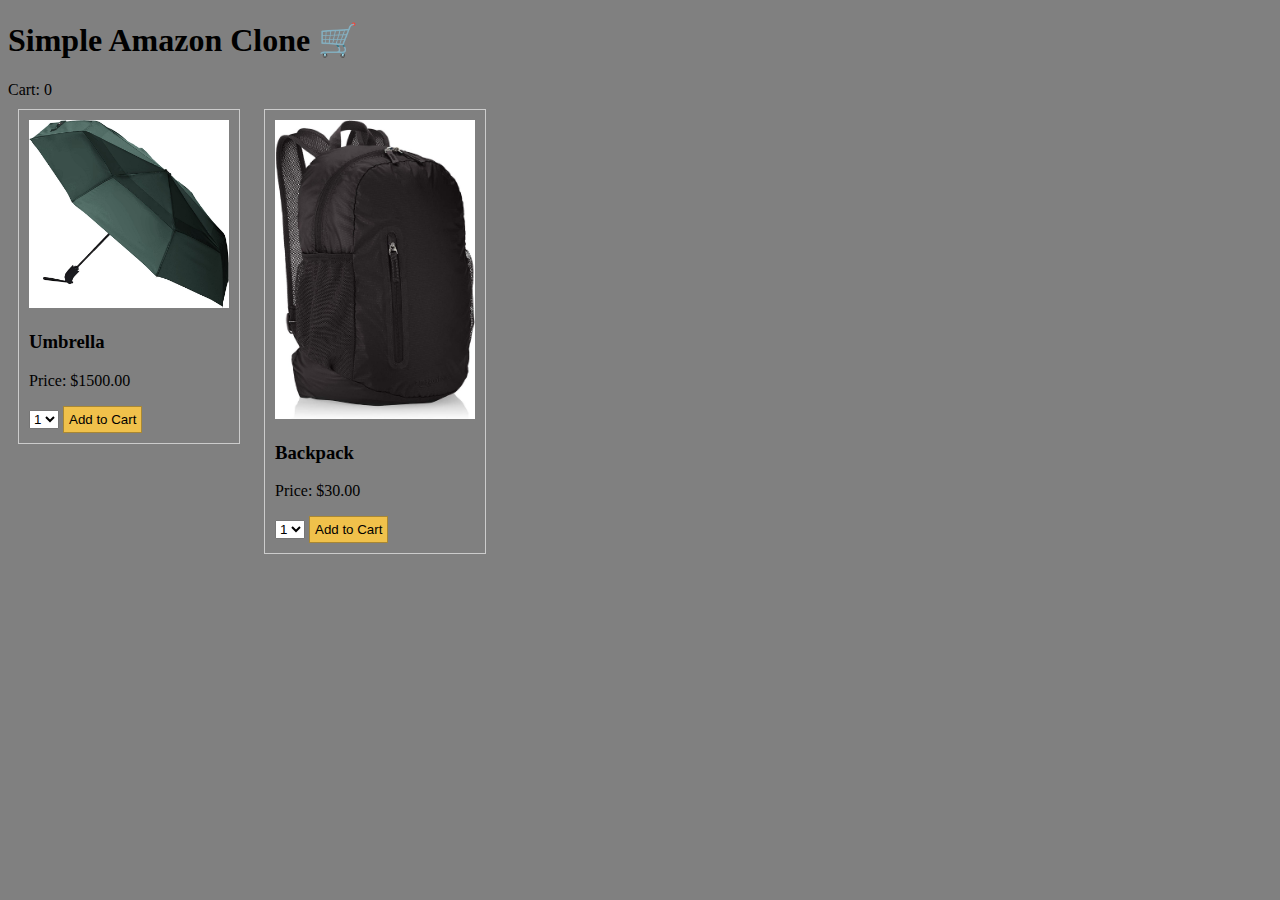
<file: practice/index.html>
<!DOCTYPE html>
<html>
<head>
  <title>Simple Amazon Clone</title>
  <link rel="stylesheet" href="style.css">
</head>
<body>
  <h1>Simple Amazon Clone 🛒</h1>
  <div>Cart: <span class="js-cart-quantity">0</span></div>

  <div class="js-products-grid"></div>

  <script src="script.js"></script>
</body>
</html>
</file>
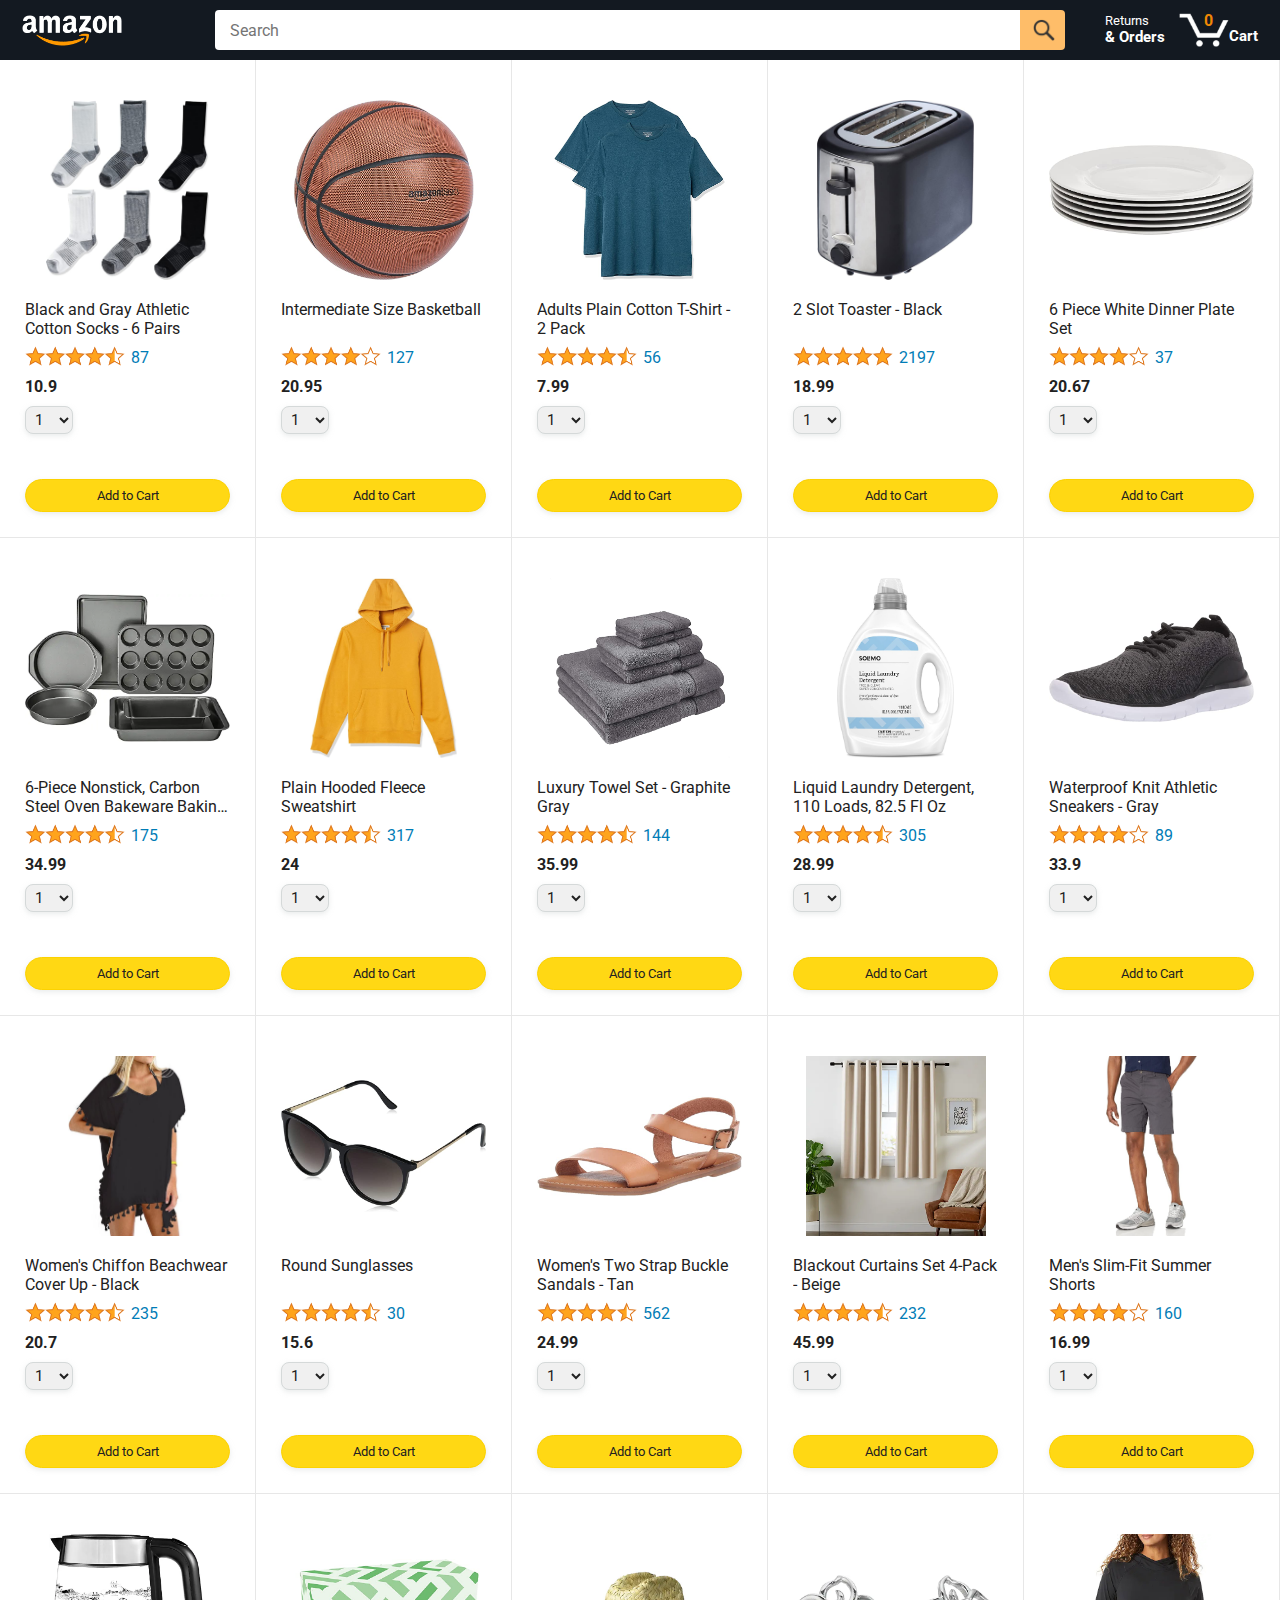
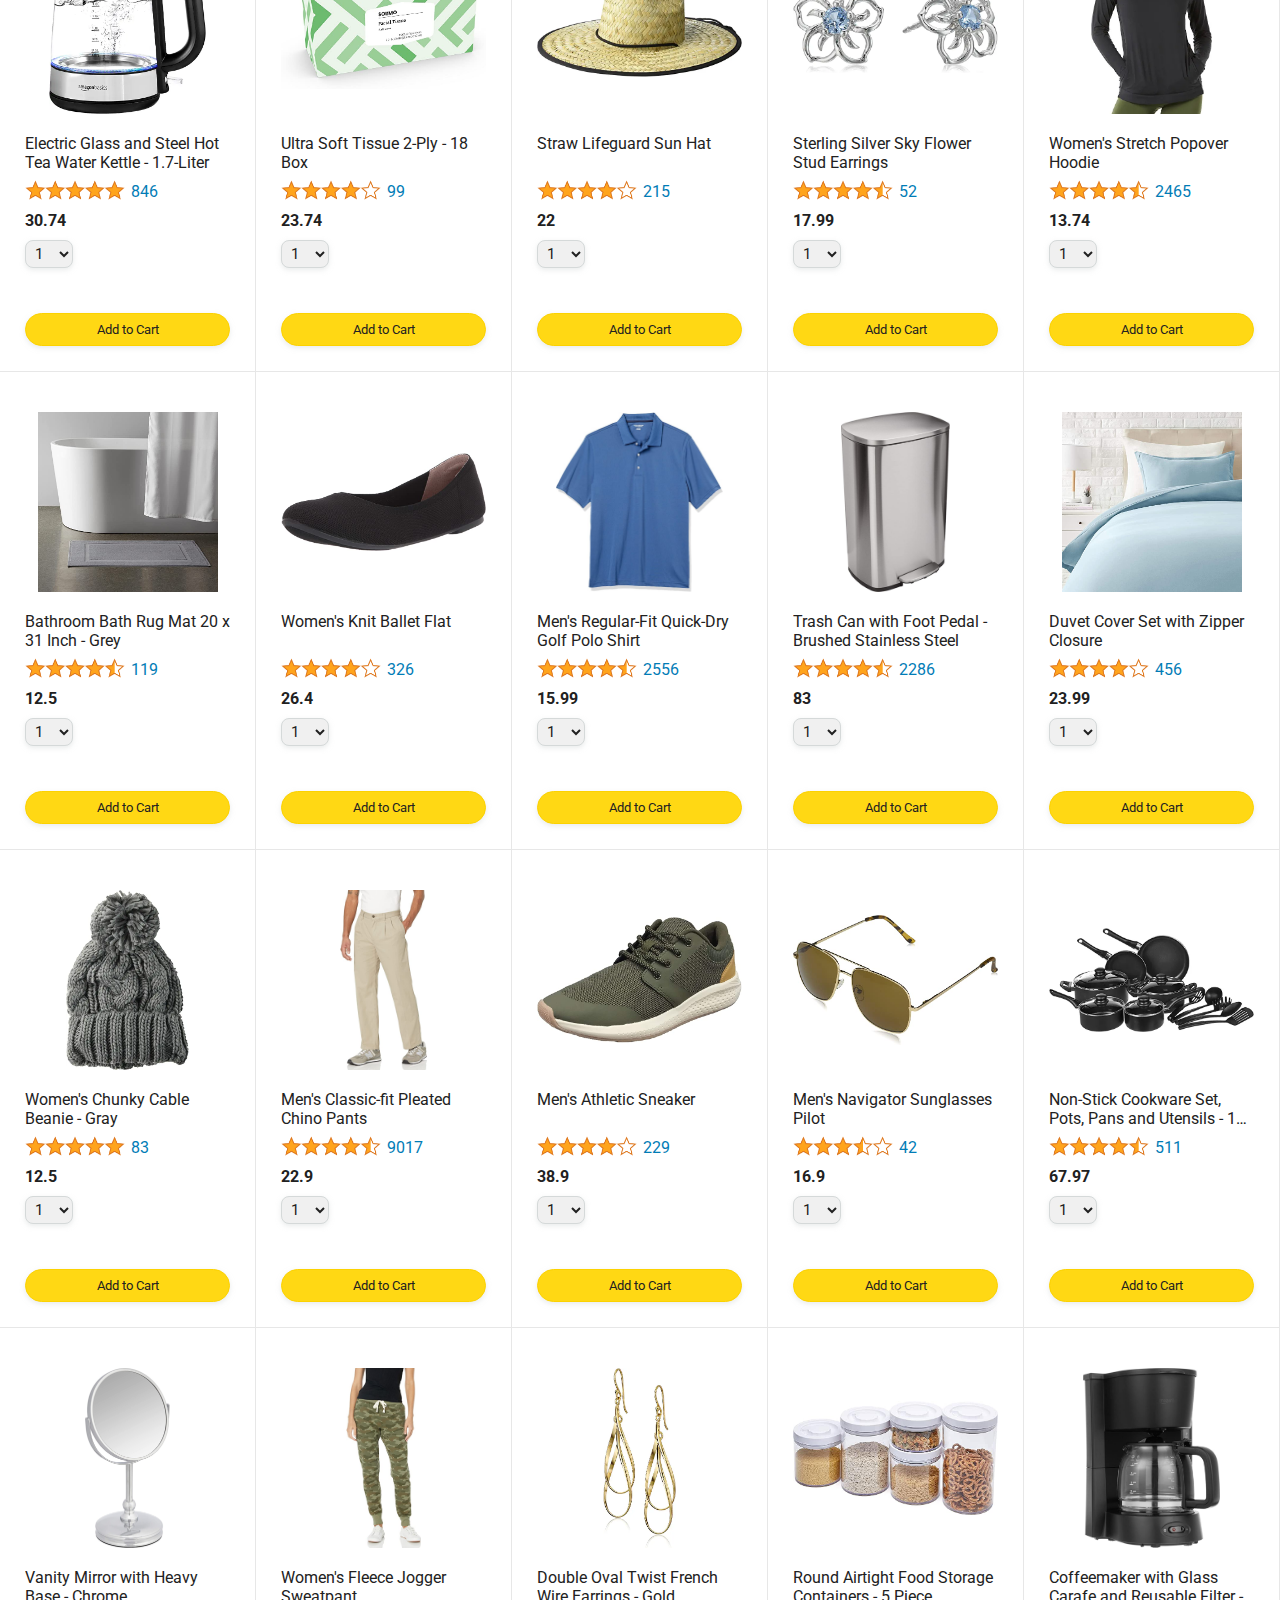
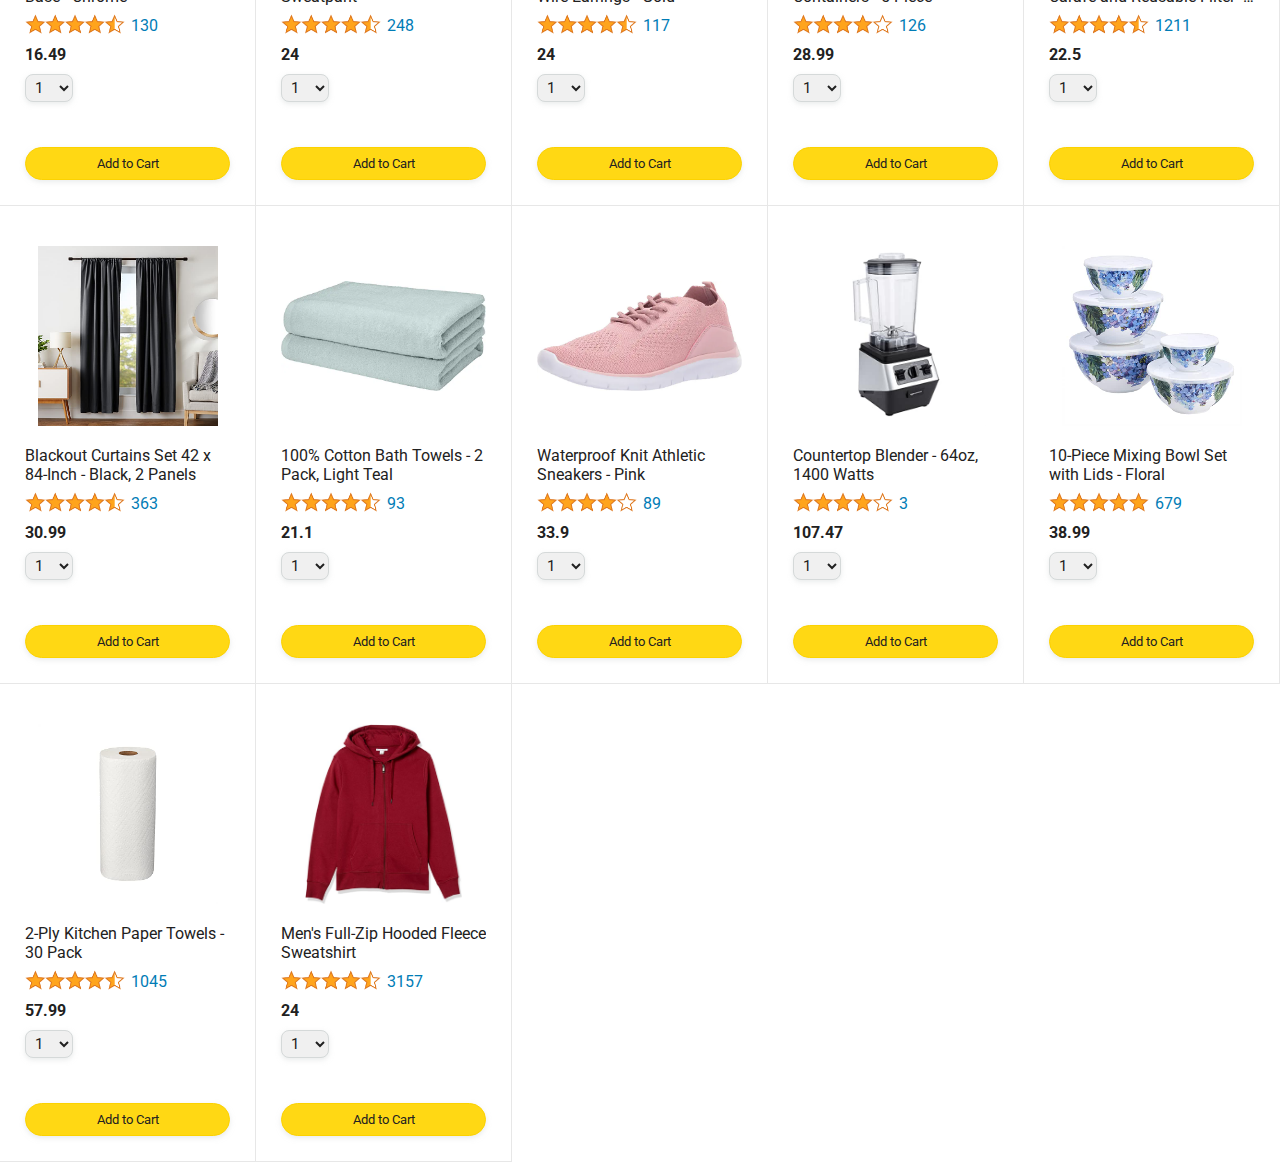
<file: 13-javascript-amazon-project.html>
<!DOCTYPE html>
<html>
  <head>
    <title>Amazon Project</title>

    <!-- This code is needed for responsive design to work.
      (Responsive design = make the website look good on
      smaller screen sizes like a phone or a tablet). -->
    <meta name="viewport" content="width=device-width, initial-scale=1">

    <!-- Load a font called Roboto from Google Fonts. -->
    <link rel="preconnect" href="https://fonts.googleapis.com">
    <link rel="preconnect" href="https://fonts.gstatic.com" crossorigin>
    <link href="https://fonts.googleapis.com/css2?family=Roboto:wght@400;500;700&display=swap" rel="stylesheet">

    <!-- Here are the CSS files for this page. -->
    <link rel="stylesheet" href="styles/shared/general.css">
    <link rel="stylesheet" href="styles/shared/amazon-header.css">
    <link rel="stylesheet" href="styles/pages/amazon.css">
  </head>
  <body>
    <div class="amazon-header">
      <div class="amazon-header-left-section">
        <a href="amazon.html" class="header-link">
          <img class="amazon-logo"
            src="images/amazon-logo-white.png">
          <img class="amazon-mobile-logo"
            src="images/amazon-mobile-logo-white.png">
        </a>
      </div>

      <div class="amazon-header-middle-section">
        <input class="search-bar" type="text" placeholder="Search">

        <button class="search-button">
          <img class="search-icon" src="images/icons/search-icon.png">
        </button>
      </div>

      <div class="amazon-header-right-section">
        <a class="orders-link header-link" href="orders.html">
          <span class="returns-text">Returns</span>
          <span class="orders-text">& Orders</span>
        </a>

        <a class="cart-link header-link" href="checkout.html">
          <img class="cart-icon" src="images/icons/cart-icon.png">
          <div class="cart-quantity js-cart-quantity">0</div>
          <div class="cart-text">Cart</div>
        </a>
      </div>
    </div>
    
    <div class="main">
      <div class="products-grid js-products-grid">
        
      </div>
    </div>

    <script src="data/cart.js"></script>
    <script src="data/products.js"></script>
    <script src="scripts/amazon.js"></script>
  </body>
</html>
</file>
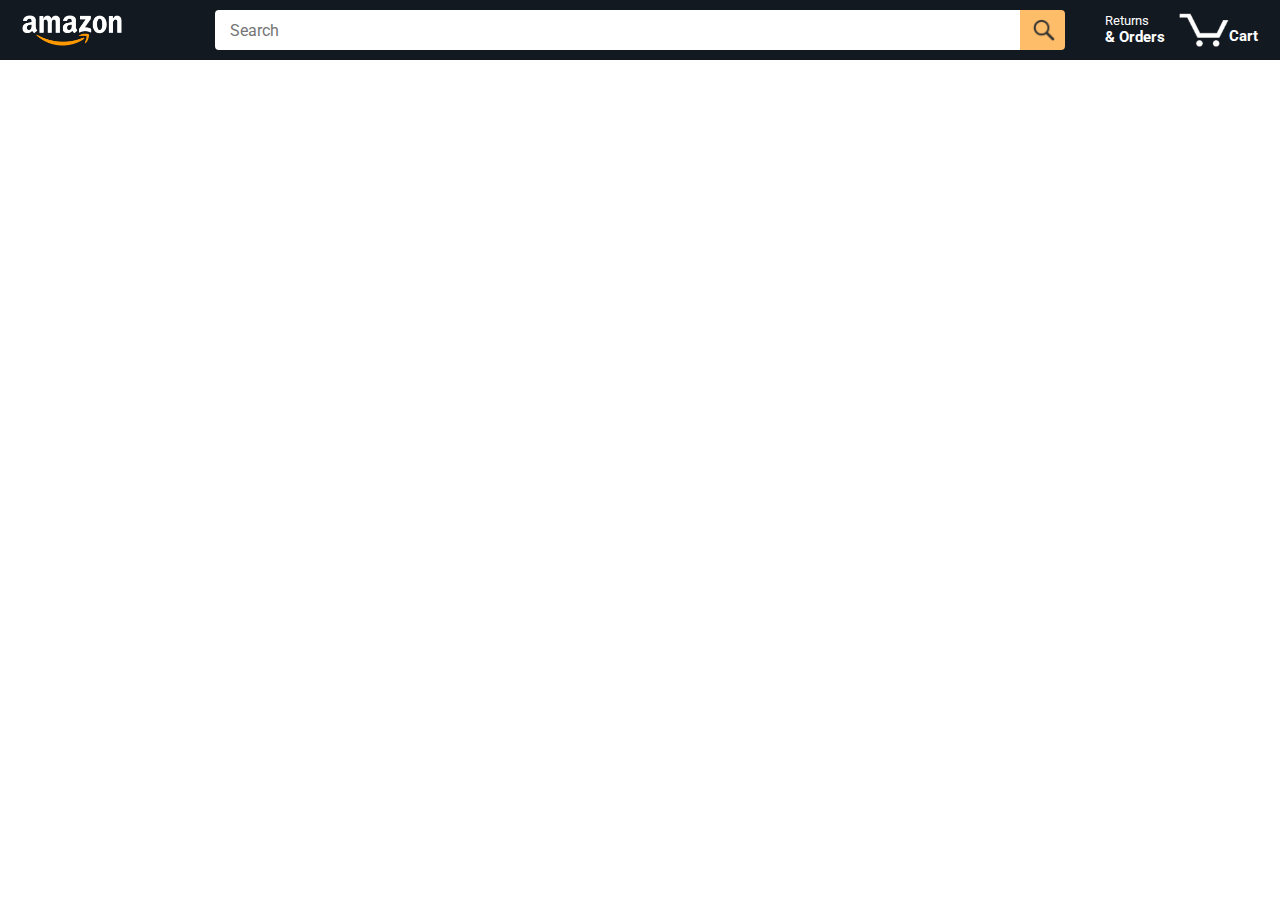
<file: amazon copy.html>
<!DOCTYPE html>
<html>
  <head>
    <title>Amazon Project Exercises</title>

    <!-- This code is needed for responsive design to work.
      (Responsive design = make the website look good on
      smaller screen sizes like a phone or a tablet).-->
    <meta name="viewport" content="width=device-width, initial-scale=1">

    <!-- Load a font called Roboto from Google Fonts. -->
    <link rel="preconnect" href="https://fonts.googleapis.com">
    <link rel="preconnect" href="https://fonts.gstatic.com" crossorigin>
    <link href="https://fonts.googleapis.com/css2?family=Roboto:wght@400;500;700&display=swap" rel="stylesheet">

    <!-- Here are the CSS files for this page. -->
    <link rel="stylesheet" href="styles/shared/general.css">
    <link rel="stylesheet" href="styles/shared/amazon-header.css">
    <link rel="stylesheet" href="styles/pages/amazon.css">
  </head>
  <body>
    <div class="amazon-header">
      <div class="amazon-header-left-section">
        <a href="amazon.html" class="header-link">
          <img class="amazon-logo"
            src="images/amazon-logo-white.png">
          <img class="amazon-mobile-logo"
            src="images/amazon-mobile-logo-white.png">
        </a>
      </div>

      <div class="amazon-header-middle-section">
        <input class="search-bar" type="text" placeholder="Search">

        <button class="search-button">
          <img class="search-icon" src="images/icons/search-icon.png">
        </button>
      </div>

      <div class="amazon-header-right-section">
        <a class="orders-link header-link" href="orders.html">
          <span class="returns-text">Returns</span>
          <span class="orders-text">& Orders</span>
        </a>

        <a class="cart-link header-link" href="checkout.html">
          <img class="cart-icon" src="images/icons/cart-icon.png">
          <div class="cart-quantity js-cart-quantity"></div>
          <div class="cart-text">Cart</div>
        </a>
      </div>
    </div>
    
    <div class="main">
      <div class="products-grid js-products-grid">
        
      </div>
    </div>

    <script type="module" src="scripts/amazon.js"></script> 
  </body>
</html>
</file>
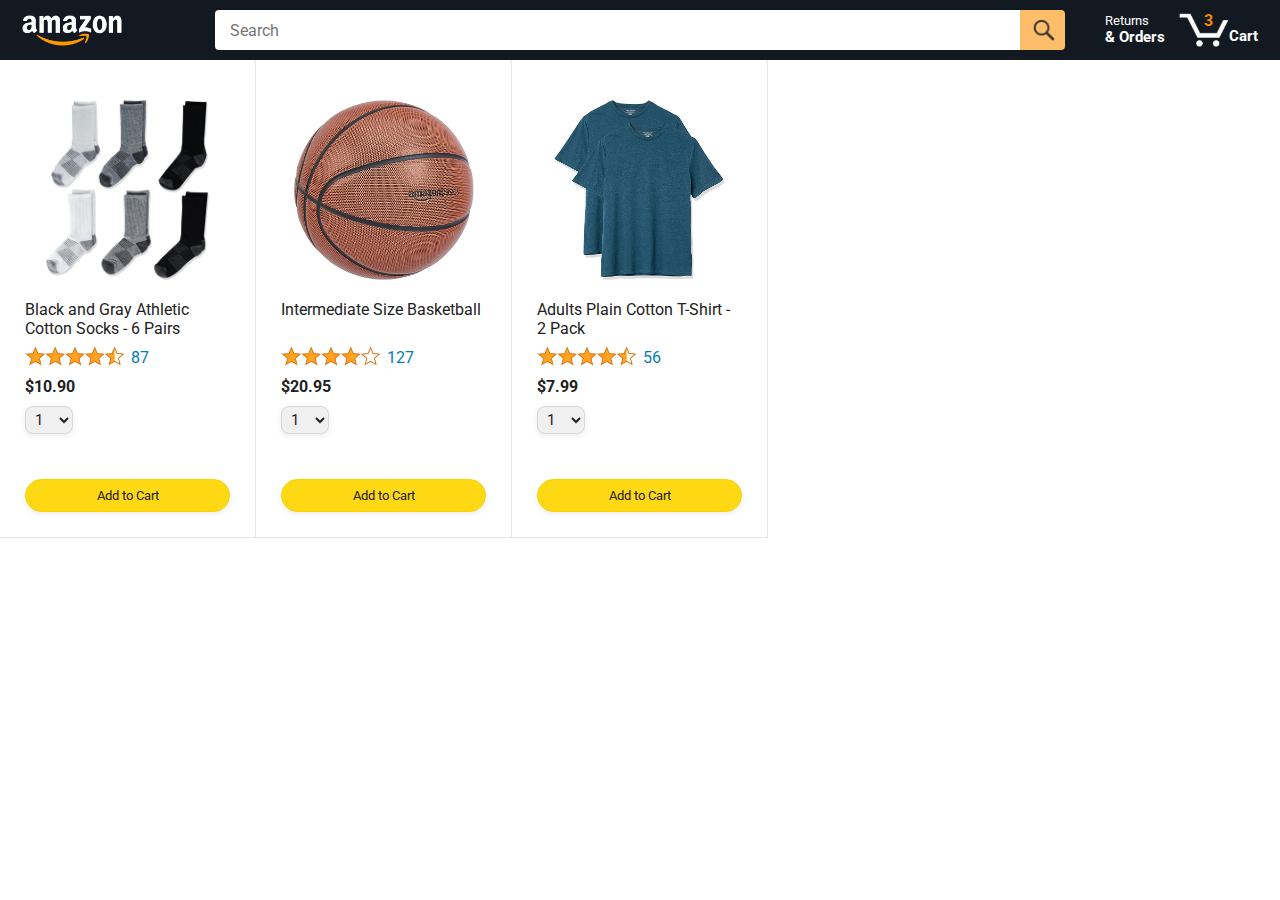
<file: amazon.html>
<!DOCTYPE html>
<html>
  <head>
    <title>Amazon Project</title>

    <!-- This code is needed for responsive design to work.
      (Responsive design = make the website look good on
      smaller screen sizes like a phone or a tablet). -->
    <meta name="viewport" content="width=device-width, initial-scale=1">

    <!-- Load a font called Roboto from Google Fonts. -->
    <link rel="preconnect" href="https://fonts.googleapis.com">
    <link rel="preconnect" href="https://fonts.gstatic.com" crossorigin>
    <link href="https://fonts.googleapis.com/css2?family=Roboto:wght@400;500;700&display=swap" rel="stylesheet">

    <!-- Here are the CSS files for this page. -->
    <link rel="stylesheet" href="styles/shared/general.css">
    <link rel="stylesheet" href="styles/shared/amazon-header.css">
    <link rel="stylesheet" href="styles/pages/amazon.css">
  </head>
  <body>
    <div class="amazon-header">
      <div class="amazon-header-left-section">
        <a href="amazon.html" class="header-link">
          <img class="amazon-logo"
            src="images/amazon-logo-white.png">
          <img class="amazon-mobile-logo"
            src="images/amazon-mobile-logo-white.png">
        </a>
      </div>

      <div class="amazon-header-middle-section">
        <input class="search-bar" type="text" placeholder="Search">

        <button class="search-button">
          <img class="search-icon" src="images/icons/search-icon.png">
        </button>
      </div>

      <div class="amazon-header-right-section">
        <a class="orders-link header-link" href="orders.html">
          <span class="returns-text">Returns</span>
          <span class="orders-text">& Orders</span>
        </a>

        <a class="cart-link header-link" href="checkout.html">
          <img class="cart-icon" src="images/icons/cart-icon.png">
          <div class="cart-quantity">3</div>
          <div class="cart-text">Cart</div>
        </a>
      </div>
    </div>
    
    <div class="main">
      <div class="products-grid">
        <div class="product-container">
          <div class="product-image-container">
            <img class="product-image"
              src="images/products/athletic-cotton-socks-6-pairs.jpg">
          </div>

          <div class="product-name limit-text-to-2-lines">
            Black and Gray Athletic Cotton Socks - 6 Pairs
          </div>

          <div class="product-rating-container">
            <img class="product-rating-stars"
              src="images/ratings/rating-45.png">
            <div class="product-rating-count link-primary">
              87
            </div>
          </div>

          <div class="product-price">
            $10.90
          </div>

          <div class="product-quantity-container">
            <select>
              <option selected value="1">1</option>
              <option value="2">2</option>
              <option value="3">3</option>
              <option value="4">4</option>
              <option value="5">5</option>
              <option value="6">6</option>
              <option value="7">7</option>
              <option value="8">8</option>
              <option value="9">9</option>
              <option value="10">10</option>
            </select>
          </div>

          <div class="product-spacer"></div>

          <div class="added-to-cart">
            <img src="images/icons/checkmark.png">
            Added
          </div>

          <button class="add-to-cart-button button-primary">
            Add to Cart
          </button>
        </div>

        <div class="product-container">
          <div class="product-image-container">
            <img class="product-image"
              src="images/products/intermediate-composite-basketball.jpg">
          </div>

          <div class="product-name limit-text-to-2-lines">
            Intermediate Size Basketball
          </div>

          <div class="product-rating-container">
            <img class="product-rating-stars"
              src="images/ratings/rating-40.png">
            <div class="product-rating-count link-primary">
              127
            </div>
          </div>

          <div class="product-price">
            $20.95
          </div>

          <div class="product-quantity-container">
            <select>
              <option selected value="1">1</option>
              <option value="2">2</option>
              <option value="3">3</option>
              <option value="4">4</option>
              <option value="5">5</option>
              <option value="6">6</option>
              <option value="7">7</option>
              <option value="8">8</option>
              <option value="9">9</option>
              <option value="10">10</option>
            </select>
          </div>

          <div class="product-spacer"></div>

          <div class="added-to-cart">
            <img src="images/icons/checkmark.png">
            Added
          </div>

          <button class="add-to-cart-button button-primary">
            Add to Cart
          </button>
        </div>

        <div class="product-container">
          <div class="product-image-container">
            <img class="product-image"
              src="images/products/adults-plain-cotton-tshirt-2-pack-teal.jpg">
          </div>

          <div class="product-name limit-text-to-2-lines">
            Adults Plain Cotton T-Shirt - 2 Pack
          </div>

          <div class="product-rating-container">
            <img class="product-rating-stars"
              src="images/ratings/rating-45.png">
            <div class="product-rating-count link-primary">
              56
            </div>
          </div>

          <div class="product-price">
            $7.99
          </div>

          <div class="product-quantity-container">
            <select>
              <option selected value="1">1</option>
              <option value="2">2</option>
              <option value="3">3</option>
              <option value="4">4</option>
              <option value="5">5</option>
              <option value="6">6</option>
              <option value="7">7</option>
              <option value="8">8</option>
              <option value="9">9</option>
              <option value="10">10</option>
            </select>
          </div>

          <div class="product-spacer"></div>

          <div class="added-to-cart">
            <img src="images/icons/checkmark.png">
            Added
          </div>

          <button class="add-to-cart-button button-primary">
            Add to Cart
          </button>
        </div>
      </div>
    </div>
  </body>
</html>
</file>
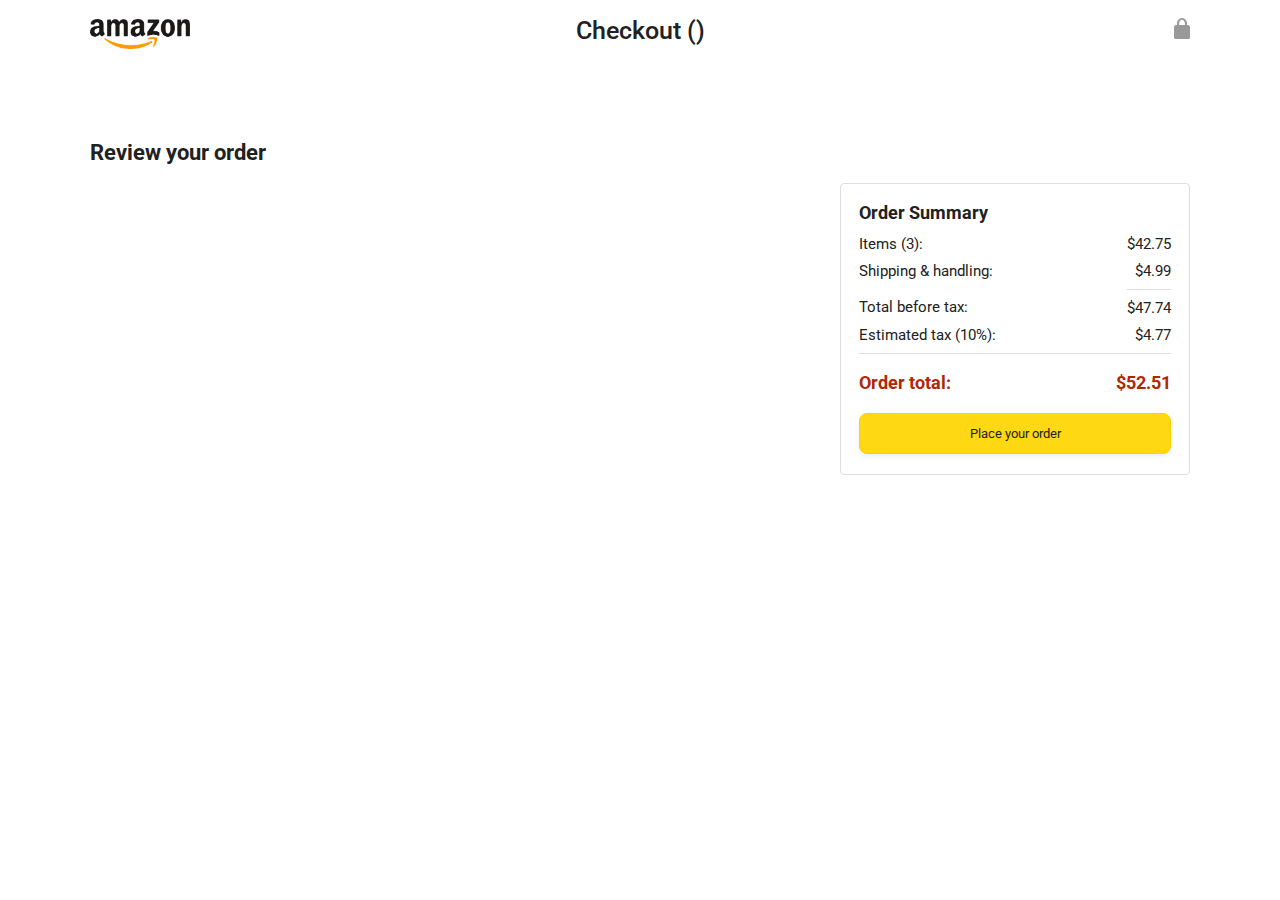
<file: checkout copy 2.html>
<!DOCTYPE html>
<html>
  <head>
    <!-- test commit to check verified status -->

    <title>Checkout</title>

    <!-- This code is needed for responsive design to work.
(Responsive design = make the website look good on
      smaller screen sizes like a phone or a tablet). -->
    <meta name="viewport" content="width=device-width, initial-scale=1">

    <!-- Load a font called Roboto from Google Fonts. -->
    <link rel="preconnect" href="https://fonts.googleapis.com">
    <link rel="preconnect" href="https://fonts.gstatic.com" crossorigin>
    <link href="https://fonts.googleapis.com/css2?family=Roboto:wght@400;500;700&display=swap" rel="stylesheet">

    <!-- Here are the CSS files for this page. -->
    <link rel="stylesheet" href="styles/shared/general.css">
    <link rel="stylesheet" href="styles/pages/checkout/checkout-header.css">
    <link rel="stylesheet" href="styles/pages/checkout/checkout.css">
  </head>
  <body>
    <div class="checkout-header">
      <div class="header-content">
        <div class="checkout-header-left-section">
          <a href="amazon.html">
            <img class="amazon-logo" src="images/amazon-logo.png">
            <img class="amazon-mobile-logo" src="images/amazon-mobile-logo.png">
          </a>
        </div>

        <div class="checkout-header-middle-section">
          Checkout (<a class="return-to-home-link js-return-to-home-link"
            href="amazon.html"></a>)
        </div>

        <div class="checkout-header-right-section">
          <img src="images/icons/checkout-lock-icon.png">
        </div>
      </div>
    </div>

    <div class="main">
      <div class="page-title">Review your order</div>

      <div class="checkout-grid">
        <div class="order-summary js-order-summary">
        </div>

        <div class="payment-summary">
          <div class="payment-summary-title">
            Order Summary
          </div>

          <div class="payment-summary-row">
            <div>Items (3):</div>
            <div class="payment-summary-money">$42.75</div>
          </div>

          <div class="payment-summary-row">
            <div>Shipping &amp; handling:</div>
            <div class="payment-summary-money">$4.99</div>
          </div>

          <div class="payment-summary-row subtotal-row">
            <div>Total before tax:</div>
            <div class="payment-summary-money">$47.74</div>
          </div>

          <div class="payment-summary-row">
            <div>Estimated tax (10%):</div>
            <div class="payment-summary-money">$4.77</div>
          </div>

          <div class="payment-summary-row total-row">
            <div>Order total:</div>
            <div class="payment-summary-money">$52.51</div>
          </div>

          <button class="place-order-button button-primary">
            Place your order
          </button>
        </div>
      </div>
    </div>
 
    <script type="module" src="scripts/checkout.js"></script>
  </body>
</html>
</file>
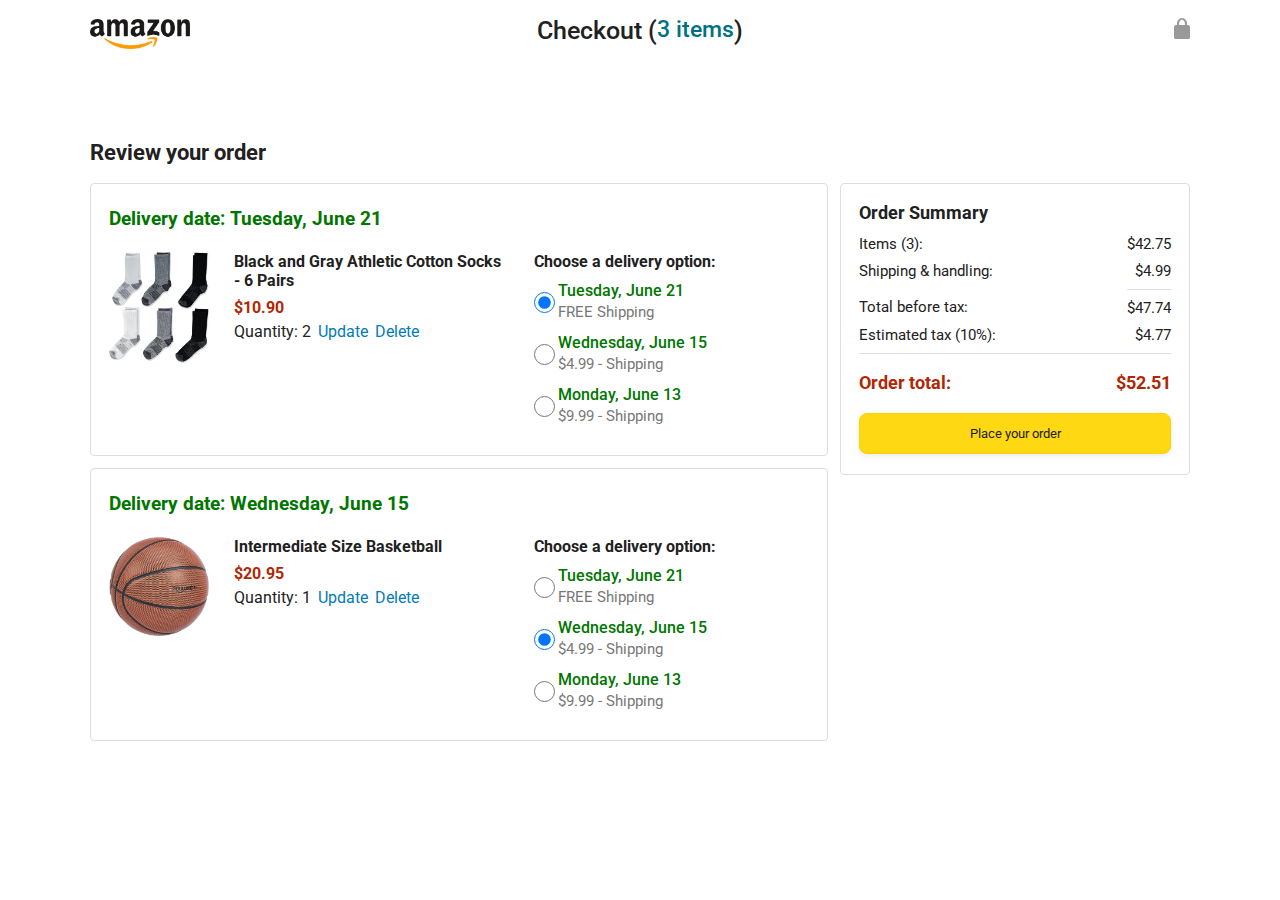
<file: checkout.html>
<!DOCTYPE html>
<html>
  <head>
    <title>Checkout</title>

    <!-- This code is needed for responsive design to work.
      (Responsive design = make the website look good on
      smaller screen sizes like a phone or a tablet). -->
    <meta name="viewport" content="width=device-width, initial-scale=1">

    <!-- Load a font called Roboto from Google Fonts. -->
    <link rel="preconnect" href="https://fonts.googleapis.com">
    <link rel="preconnect" href="https://fonts.gstatic.com" crossorigin>
    <link href="https://fonts.googleapis.com/css2?family=Roboto:wght@400;500;700&display=swap" rel="stylesheet">

    <!-- Here are the CSS files for this page. -->
    <link rel="stylesheet" href="styles/shared/general.css">
    <link rel="stylesheet" href="styles/pages/checkout/checkout-header.css">
    <link rel="stylesheet" href="styles/pages/checkout/checkout.css">
  </head>
  <body>
    <div class="checkout-header">
      <div class="header-content">
        <div class="checkout-header-left-section">
          <a href="amazon.html">
            <img class="amazon-logo" src="images/amazon-logo.png">
            <img class="amazon-mobile-logo" src="images/amazon-mobile-logo.png">
          </a>
        </div>

        <div class="checkout-header-middle-section">
          Checkout (<a class="return-to-home-link"
            href="amazon.html">3 items</a>)
        </div>

        <div class="checkout-header-right-section">
          <img src="images/icons/checkout-lock-icon.png">
        </div>
      </div>
    </div>

    <div class="main">
      <div class="page-title">Review your order</div>

      <div class="checkout-grid">
        <div class="order-summary">
          <div class="cart-item-container">
            <div class="delivery-date">
              Delivery date: Tuesday, June 21
            </div>

            <div class="cart-item-details-grid">
              <img class="product-image"
                src="images/products/athletic-cotton-socks-6-pairs.jpg">

              <div class="cart-item-details">
                <div class="product-name">
                  Black and Gray Athletic Cotton Socks - 6 Pairs
                </div>
                <div class="product-price">
                  $10.90
                </div>
                <div class="product-quantity">
                  <span>
                    Quantity: <span class="quantity-label">2</span>
                  </span>
                  <span class="update-quantity-link link-primary">
                    Update
                  </span>
                  <span class="delete-quantity-link link-primary">
                    Delete
                  </span>
                </div>
              </div>

              <div class="delivery-options">
                <div class="delivery-options-title">
                  Choose a delivery option:
                </div>
                <div class="delivery-option">
                  <input type="radio" checked
                    class="delivery-option-input"
                    name="delivery-option-1">
                  <div>
                    <div class="delivery-option-date">
                      Tuesday, June 21
                    </div>
                    <div class="delivery-option-price">
                      FREE Shipping
                    </div>
                  </div>
                </div>
                <div class="delivery-option">
                  <input type="radio"
                    class="delivery-option-input"
                    name="delivery-option-1">
                  <div>
                    <div class="delivery-option-date">
                      Wednesday, June 15
                    </div>
                    <div class="delivery-option-price">
                      $4.99 - Shipping
                    </div>
                  </div>
                </div>
                <div class="delivery-option">
                  <input type="radio"
                    class="delivery-option-input"
                    name="delivery-option-1">
                  <div>
                    <div class="delivery-option-date">
                      Monday, June 13
                    </div>
                    <div class="delivery-option-price">
                      $9.99 - Shipping
                    </div>
                  </div>
                </div>
              </div>
            </div>
          </div>

          <div class="cart-item-container">
            <div class="delivery-date">
              Delivery date: Wednesday, June 15
            </div>

            <div class="cart-item-details-grid">
              <img class="product-image"
                src="images/products/intermediate-composite-basketball.jpg">

              <div class="cart-item-details">
                <div class="product-name">
                  Intermediate Size Basketball
                </div>
                <div class="product-price">
                  $20.95
                </div>
                <div class="product-quantity">
                  <span>
                    Quantity: <span class="quantity-label">1</span>
                  </span>
                  <span class="update-quantity-link link-primary">
                    Update
                  </span>
                  <span class="delete-quantity-link link-primary">
                    Delete
                  </span>
                </div>
              </div>

              <div class="delivery-options">
                <div class="delivery-options-title">
                  Choose a delivery option:
                </div>

                <div class="delivery-option">
                  <input type="radio" class="delivery-option-input"
                    name="delivery-option-2">
                  <div>
                    <div class="delivery-option-date">
                      Tuesday, June 21
                    </div>
                    <div class="delivery-option-price">
                      FREE Shipping
                    </div>
                  </div>
                </div>
                <div class="delivery-option">
                  <input type="radio" checked class="delivery-option-input"
                    name="delivery-option-2">
                  <div>
                    <div class="delivery-option-date">
                      Wednesday, June 15
                    </div>
                    <div class="delivery-option-price">
                      $4.99 - Shipping
                    </div>
                  </div>
                </div>
                <div class="delivery-option">
                  <input type="radio" class="delivery-option-input"
                    name="delivery-option-2">
                  <div>
                    <div class="delivery-option-date">
                      Monday, June 13
                    </div>
                    <div class="delivery-option-price">
                      $9.99 - Shipping
                    </div>
                  </div>
                </div>
              </div>
            </div>
          </div>
        </div>

        <div class="payment-summary">
          <div class="payment-summary-title">
            Order Summary
          </div>

          <div class="payment-summary-row">
            <div>Items (3):</div>
            <div class="payment-summary-money">$42.75</div>
          </div>

          <div class="payment-summary-row">
            <div>Shipping &amp; handling:</div>
            <div class="payment-summary-money">$4.99</div>
          </div>

          <div class="payment-summary-row subtotal-row">
            <div>Total before tax:</div>
            <div class="payment-summary-money">$47.74</div>
          </div>

          <div class="payment-summary-row">
            <div>Estimated tax (10%):</div>
            <div class="payment-summary-money">$4.77</div>
          </div>

          <div class="payment-summary-row total-row">
            <div>Order total:</div>
            <div class="payment-summary-money">$52.51</div>
          </div>

          <button class="place-order-button button-primary">
            Place your order
          </button>
        </div>
      </div>
    </div>
  </body>
</html>
</file>
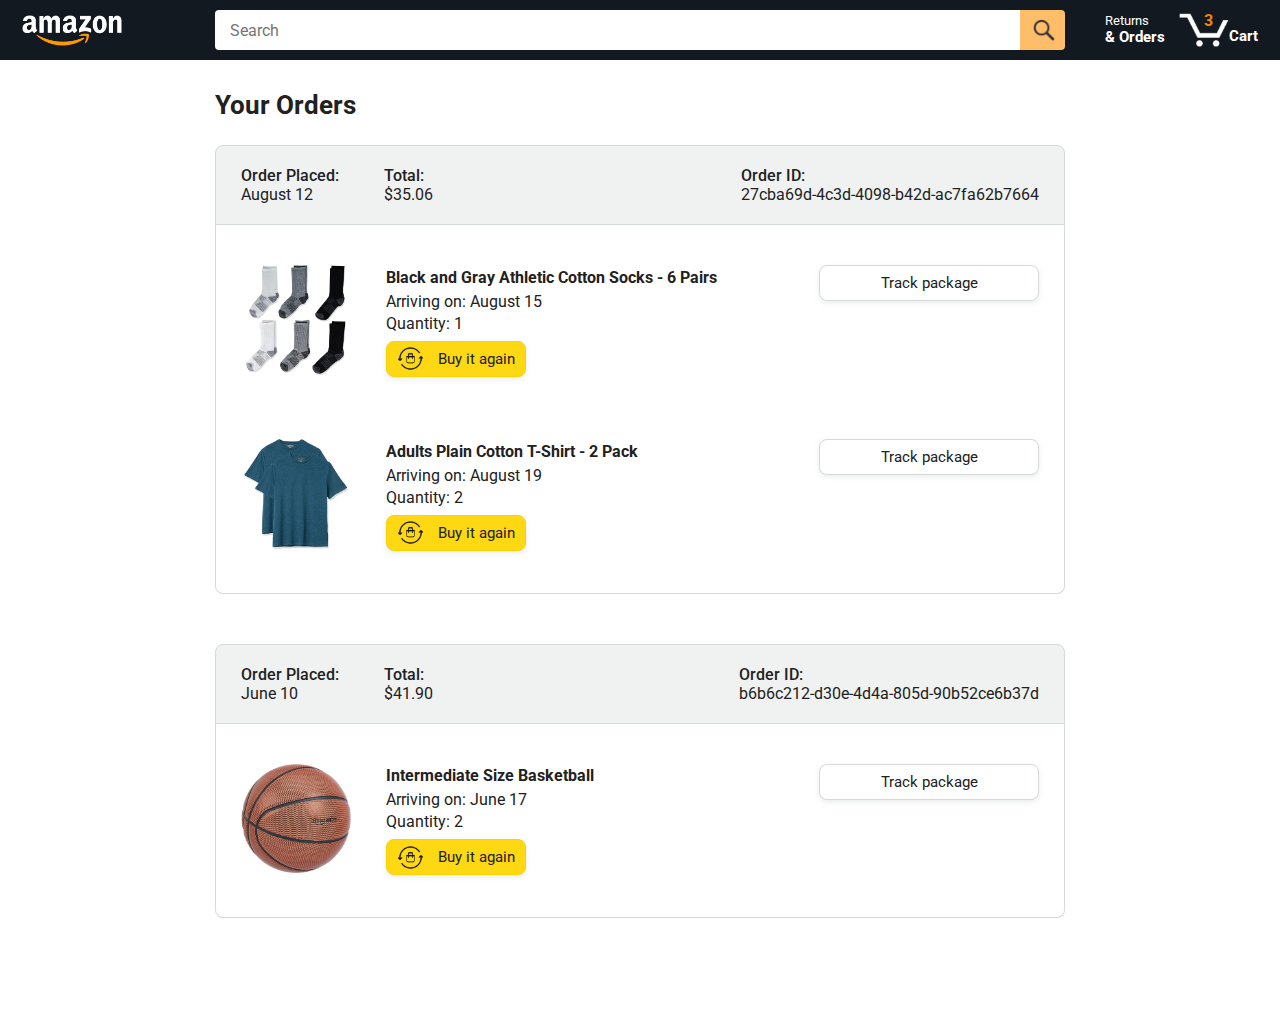
<file: orders.html>
<!DOCTYPE html>
<html>
  <head>
    <title>Orders</title>

    <!-- This code is needed for responsive design to work.
      (Responsive design = make the website look good on
      smaller screen sizes like a phone or a tablet). -->
    <meta name="viewport" content="width=device-width, initial-scale=1">

    <!-- Load a font called Roboto from Google Fonts. -->
    <link rel="preconnect" href="https://fonts.googleapis.com">
    <link rel="preconnect" href="https://fonts.gstatic.com" crossorigin>
    <link href="https://fonts.googleapis.com/css2?family=Roboto:wght@400;500;700&display=swap" rel="stylesheet">

    <!-- Here are the CSS files for this page. -->
    <link rel="stylesheet" href="styles/shared/general.css">
    <link rel="stylesheet" href="styles/shared/amazon-header.css">
    <link rel="stylesheet" href="styles/pages/orders.css">
  </head>
  <body>
    <div class="amazon-header">
      <div class="amazon-header-left-section">
        <a href="amazon.html" class="header-link">
          <img class="amazon-logo"
            src="images/amazon-logo-white.png">
          <img class="amazon-mobile-logo"
            src="images/amazon-mobile-logo-white.png">
        </a>
      </div>

      <div class="amazon-header-middle-section">
        <input class="search-bar" type="text" placeholder="Search">

        <button class="search-button">
          <img class="search-icon" src="images/icons/search-icon.png">
        </button>
      </div>

      <div class="amazon-header-right-section">
        <a class="orders-link header-link" href="orders.html">
          <span class="returns-text">Returns</span>
          <span class="orders-text">& Orders</span>
        </a>

        <a class="cart-link header-link" href="checkout.html">
          <img class="cart-icon" src="images/icons/cart-icon.png">
          <div class="cart-quantity">3</div>
          <div class="cart-text">Cart</div>
        </a>
      </div>
    </div>

    <div class="main">
      <div class="page-title">Your Orders</div>

      <div class="orders-grid">
        <div class="order-container">
          
          <div class="order-header">
            <div class="order-header-left-section">
              <div class="order-date">
                <div class="order-header-label">Order Placed:</div>
                <div>August 12</div>
              </div>
              <div class="order-total">
                <div class="order-header-label">Total:</div>
                <div>$35.06</div>
              </div>
            </div>

            <div class="order-header-right-section">
              <div class="order-header-label">Order ID:</div>
              <div>27cba69d-4c3d-4098-b42d-ac7fa62b7664</div>
            </div>
          </div>

          <div class="order-details-grid">
            <div class="product-image-container">
              <img src="images/products/athletic-cotton-socks-6-pairs.jpg">
            </div>

            <div class="product-details">
              <div class="product-name">
                Black and Gray Athletic Cotton Socks - 6 Pairs
              </div>
              <div class="product-delivery-date">
                Arriving on: August 15
              </div>
              <div class="product-quantity">
                Quantity: 1
              </div>
              <button class="buy-again-button button-primary">
                <img class="buy-again-icon" src="images/icons/buy-again.png">
                <span class="buy-again-message">Buy it again</span>
              </button>
            </div>

            <div class="product-actions">
              <a href="tracking.html">
                <button class="track-package-button button-secondary">
                  Track package
                </button>
              </a>
            </div>

            <div class="product-image-container">
              <img src="images/products/adults-plain-cotton-tshirt-2-pack-teal.jpg">
            </div>

            <div class="product-details">
              <div class="product-name">
                Adults Plain Cotton T-Shirt - 2 Pack
              </div>
              <div class="product-delivery-date">
                Arriving on: August 19
              </div>
              <div class="product-quantity">
                Quantity: 2
              </div>
              <button class="buy-again-button button-primary">
                <img class="buy-again-icon" src="images/icons/buy-again.png">
                <span class="buy-again-message">Buy it again</span>
              </button>
            </div>

            <div class="product-actions">
              <a href="tracking.html">
                <button class="track-package-button button-secondary">
                  Track package
                </button>
              </a>
            </div>
          </div>
        </div>

        <div class="order-container">

          <div class="order-header">
            <div class="order-header-left-section">
              <div class="order-date">
                <div class="order-header-label">Order Placed:</div>
                <div>June 10</div>
              </div>
              <div class="order-total">
                <div class="order-header-label">Total:</div>
                <div>$41.90</div>
              </div>
            </div>

            <div class="order-header-right-section">
              <div class="order-header-label">Order ID:</div>
              <div>b6b6c212-d30e-4d4a-805d-90b52ce6b37d</div>
            </div>
          </div>

          <div class="order-details-grid">
            <div class="product-image-container">
              <img src="images/products/intermediate-composite-basketball.jpg">
            </div>

            <div class="product-details">
              <div class="product-name">
                Intermediate Size Basketball
              </div>
              <div class="product-delivery-date">
                Arriving on: June 17
              </div>
              <div class="product-quantity">
                Quantity: 2
              </div>
              <button class="buy-again-button button-primary">
                <img class="buy-again-icon" src="images/icons/buy-again.png">
                <span class="buy-again-message">Buy it again</span>
              </button>
            </div>

            <div class="product-actions">
              <a href="tracking.html">
                <button class="track-package-button button-secondary">
                  Track package
                </button>
              </a>
            </div>
          </div>
        </div>
      </div>
    </div>
  </body>
</html>
</file>
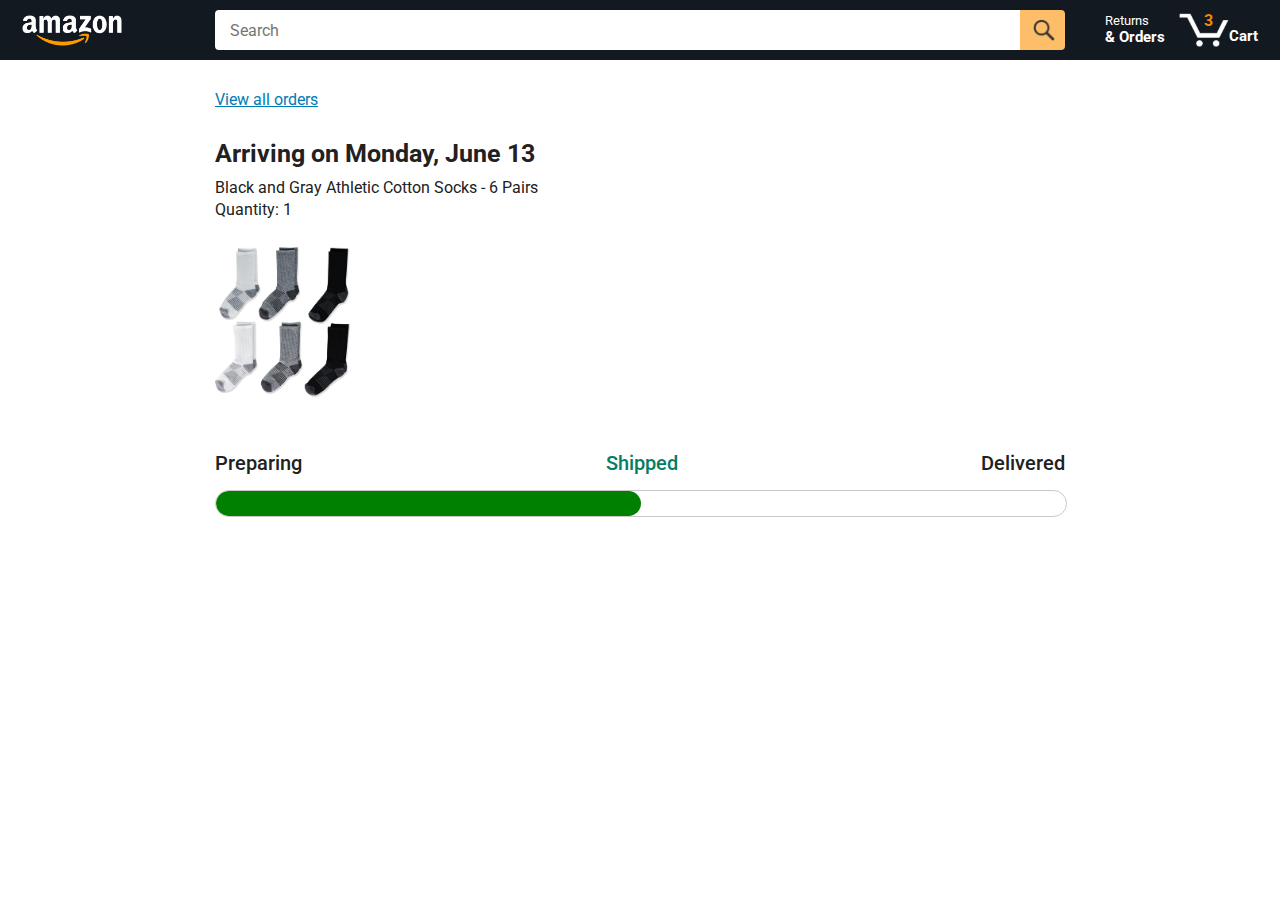
<file: tracking.html>
<!DOCTYPE html>
<html>
  <head>
    <title>Tracking</title>

    <!-- This code is needed for responsive design to work.
      (Responsive design = make the website look good on
      smaller screen sizes like a phone or a tablet). -->
    <meta name="viewport" content="width=device-width, initial-scale=1">

    <!-- Load a font called Roboto from Google Fonts. -->
    <link rel="preconnect" href="https://fonts.googleapis.com">
    <link rel="preconnect" href="https://fonts.gstatic.com" crossorigin>
    <link href="https://fonts.googleapis.com/css2?family=Roboto:wght@400;500;700&display=swap" rel="stylesheet">

    <!-- Here are the CSS files for this page. -->
    <link rel="stylesheet" href="styles/shared/general.css">
    <link rel="stylesheet" href="styles/shared/amazon-header.css">
    <link rel="stylesheet" href="styles/pages/tracking.css">
  </head>
  <body>
    <div class="amazon-header">
      <div class="amazon-header-left-section">
        <a href="amazon.html" class="header-link">
          <img class="amazon-logo"
            src="images/amazon-logo-white.png">
          <img class="amazon-mobile-logo"
            src="images/amazon-mobile-logo-white.png">
        </a>
      </div>

      <div class="amazon-header-middle-section">
        <input class="search-bar" type="text" placeholder="Search">

        <button class="search-button">
          <img class="search-icon" src="images/icons/search-icon.png">
        </button>
      </div>

      <div class="amazon-header-right-section">
        <a class="orders-link header-link" href="orders.html">
          <span class="returns-text">Returns</span>
          <span class="orders-text">& Orders</span>
        </a>

        <a class="cart-link header-link" href="checkout.html">
          <img class="cart-icon" src="images/icons/cart-icon.png">
          <div class="cart-quantity">3</div>
          <div class="cart-text">Cart</div>
        </a>
      </div>
    </div>

    <div class="main">
      <div class="order-tracking">
        <a class="back-to-orders-link link-primary" href="orders.html">
          View all orders
        </a>

        <div class="delivery-date">
          Arriving on Monday, June 13
        </div>

        <div class="product-info">
          Black and Gray Athletic Cotton Socks - 6 Pairs
        </div>

        <div class="product-info">
          Quantity: 1
        </div>

        <img class="product-image" src="images/products/athletic-cotton-socks-6-pairs.jpg">

        <div class="progress-labels-container">
          <div class="progress-label">
            Preparing
          </div>
          <div class="progress-label current-status">
            Shipped
          </div>
          <div class="progress-label">
            Delivered
          </div>
        </div>

        <div class="progress-bar-container">
          <div class="progress-bar"></div>
        </div>
      </div>
    </div>
  </body>
</html>
</file>
<file: practice/style.css>
.product-container {
  border: 1px solid #ccc;
  padding: 10px;
  margin: 10px;
  width: 200px;
  display: inline-block;
  vertical-align: top;
}

.product-image {
  width: 100%;
}

.button-primary {
  background-color: #f0c14b;
  border: 1px solid #a88734;
  padding: 5px;
  cursor: pointer;
}
body{
  background-color: gray;
}
</file>
<file: styles/shared/general.css>
body {
  font-family: Roboto, Arial;
  color: rgb(33, 33, 33);
  /* The <body> element has a default margin of 8px
     on all sides. This removes the default margins. */
  margin: 0;
}

/* <p> elements have a default margin on the top
   and bottom. This removes the default margins. */
p {
  margin: 0;
}

button {
  cursor: pointer;
}

select {
  cursor: pointer;
}

input, select, button {
  font-family: Roboto, Arial;
}

.button-primary {
  color: rgb(33, 33, 33);
  background-color: rgb(255, 216, 20);
  border: 1px solid rgb(252, 210, 0);
  border-radius: 8px;
  cursor: pointer;
  box-shadow: 0 2px 5px rgba(213, 217, 217, 0.5);
}

.button-primary:hover {
  background-color: rgb(247, 202, 0);
  border: 1px solid rgb(242, 194, 0);
}

.button-primary:active {
  background: rgb(255, 216, 20);
  border-color: rgb(252, 210, 0);
  box-shadow: none;
}

.button-secondary {
  color: rgb(33, 33, 33);
  background: white;
  border: 1px solid rgb(213, 217, 217);
  border-radius: 8px;
  cursor: pointer;
  box-shadow: 0 2px 5px rgba(213, 217, 217, 0.5);
}

.button-secondary:hover {
  background-color: rgb(247, 250, 250);
}

.button-secondary:active {
  background-color: rgb(237, 253, 255);
  box-shadow: none;
}

/* These styles will limit text to 2 lines. Anything
   beyond 2 lines will be replaced with "..."
   You can find this code by using an A.I. tool or by
   searching in Google.
   https://css-tricks.com/almanac/properties/l/line-clamp/ */
.limit-text-to-2-lines {
  display: -webkit-box;
  -webkit-line-clamp: 2;
  -webkit-box-orient: vertical;
  overflow: hidden;
}

.link-primary {
  color: rgb(1, 124, 182);
  cursor: pointer;
}

.link-primary:hover {
  color: rgb(196, 80, 0);
}

/* Styles for dropdown selectors. */
select {
  color: rgb(33, 33, 33);
  background-color: rgb(240, 240, 240);
  border: 1px solid rgb(213, 217, 217);
  border-radius: 8px;
  padding: 3px 5px;
  font-size: 15px;
  cursor: pointer;
  box-shadow: 0 2px 5px rgba(213, 217, 217, 0.5);
}

select:focus,
input:focus {
  outline: 2px solid rgb(255, 153, 0);
}
</file>
<file: styles/shared/amazon-header.css>
.amazon-header {
  background-color: rgb(19, 25, 33);
  color: white;
  padding-left: 15px;
  padding-right: 15px;

  display: flex;
  align-items: center;
  justify-content: space-between;

  position: fixed;
  top: 0;
  left: 0;
  right: 0;
  height: 60px;
}

.amazon-header-left-section {
  width: 180px;
}

@media (max-width: 800px) {
  .amazon-header-left-section {
    width: unset;
  }
}

.header-link {
  display: inline-block;
  padding: 6px;
  border-radius: 2px;
  cursor: pointer;
  text-decoration: none;
  border: 1px solid rgba(0, 0, 0, 0);
}

.header-link:hover {
  border: 1px solid white;
}

.amazon-logo {
  width: 100px;
  margin-top: 5px;
}

.amazon-mobile-logo {
  display: none;
}

@media (max-width: 575px) {
  .amazon-logo {
    display: none;
  }

  .amazon-mobile-logo {
    display: block;
    height: 35px;
    margin-top: 5px;
  }
}

.amazon-header-middle-section {
  flex: 1;
  max-width: 850px;
  margin-left: 10px;
  margin-right: 10px;
  display: flex;
}

.search-bar {
  flex: 1;
  width: 0;
  font-size: 16px;
  height: 38px;
  padding-left: 15px;
  border: none;
  border-top-left-radius: 4px;
  border-bottom-left-radius: 4px;
  border-top-right-radius: 0;
  border-bottom-right-radius: 0;
}

.search-button {
  background-color: rgb(254, 189, 105);
  border: none;
  width: 45px;
  height: 40px;
  border-top-right-radius: 4px;
  border-bottom-right-radius: 4px;
  flex-shrink: 0;
}

.search-icon {
  height: 22px;
  margin-left: 2px;
  margin-top: 3px;
}

.amazon-header-right-section {
  width: 180px;
  flex-shrink: 0;
  display: flex;
  justify-content: end;
}

.orders-link {
  color: white;
}

.returns-text {
  display: block;
  font-size: 13px;
}

.orders-text {
  display: block;
  font-size: 15px;
  font-weight: 700;
}

.cart-link {
  color: white;
  display: flex;
  align-items: center;
  position: relative;
}

.cart-icon {
  width: 50px;
}

.cart-text {
  margin-top: 12px;
  font-size: 15px;
  font-weight: 700;
}

.cart-quantity {
  color: rgb(240, 136, 4);
  font-size: 16px;
  font-weight: 700;

  position: absolute;
  top: 4px;
  left: 22px;
  
  width: 26px;
  text-align: center;
}
</file>
<file: styles/pages/amazon.css>
.main {
  margin-top: 60px;
}

.products-grid {
  display: grid;

  /* - In CSS Grid, 1fr means a column will take up the
       remaining space in the grid.
     - If we write 1fr 1fr ... 1fr; 8 times, this will
       divide the grid into 8 columns, each taking up an
       equal amount of the space.
     - repeat(8, 1fr); is a shortcut for repeating "1fr"
       8 times (instead of typing out "1fr" 8 times).
       repeat(...) is a special property that works with
       display: grid; */
  grid-template-columns: repeat(8, 1fr);
}

/* @media is used to create responsive design (making the
   website look good on any screen size). This @media
   means when the screen width is 2000px or less, we
   will divide the grid into 7 columns instead of 8. */
@media (max-width: 2000px) {
  .products-grid {
    grid-template-columns: repeat(7, 1fr);
  }
}

/* This @media means when the screen width is 1600px or
   less, we will divide the grid into 6 columns. */
@media (max-width: 1600px) {
  .products-grid {
    grid-template-columns: repeat(6, 1fr);
  }
}

@media (max-width: 1300px) {
  .products-grid {
    grid-template-columns: repeat(5, 1fr);
  }
}

@media (max-width: 1000px) {
  .products-grid {
    grid-template-columns: repeat(4, 1fr);
  }
}

@media (max-width: 800px) {
  .products-grid {
    grid-template-columns: repeat(3, 1fr);
  }
}

@media (max-width: 575px) {
  .products-grid {
    grid-template-columns: repeat(2, 1fr);
  }
}

@media (max-width: 450px) {
  .products-grid {
    grid-template-columns: 1fr;
  }
}

.product-container {
  padding-top: 40px;
  padding-bottom: 25px;
  padding-left: 25px;
  padding-right: 25px;

  border-right: 1px solid rgb(231, 231, 231);
  border-bottom: 1px solid rgb(231, 231, 231);

  display: flex;
  flex-direction: column;
}

.product-image-container {
  display: flex;
  justify-content: center;
  align-items: center;

  height: 180px;
  margin-bottom: 20px;
}

.product-image {
  /* Images will overflow their container by default. To
    prevent this, we set max-width and max-height to 100%
    so they stay inside their container. */
  max-width: 100%;
  max-height: 100%;
}

.product-name {
  height: 40px;
  margin-bottom: 5px;
}

.product-rating-container {
  display: flex;
  align-items: center;
  margin-bottom: 10px;
}

.product-rating-stars {
  width: 100px;
  margin-right: 6px;
}

.product-rating-count {
  color: rgb(1, 124, 182);
  cursor: pointer;
  margin-top: 3px;
}

.product-price {
  font-weight: 700;
  margin-bottom: 10px;
}

.product-quantity-container {
  margin-bottom: 17px;
}

.product-spacer {
  flex: 1;
}

.added-to-cart {
  color: rgb(6, 125, 98);
  font-size: 16px;

  display: flex;
  align-items: center;
  margin-bottom: 8px;

  /* At first, the "Added to cart" message will
     be invisible. Use JavaScript to change the
     opacity and make it visible. */
  opacity: 0;
}

.added-to-cart img {
  height: 20px;
  margin-right: 5px;
}

.add-to-cart-button {
  width: 100%;
  padding: 8px;
  border-radius: 50px;
}
</file>
<file: styles/pages/checkout/checkout-header.css>
.checkout-header {
  height: 60px;
  padding-left: 30px;
  padding-right: 30px;
  background-color: white;

  display: flex;
  justify-content: center;

  position: fixed;
  top: 0;
  left: 0;
  right: 0;
  z-index: 1000;
}

.header-content {
  width: 100%;
  max-width: 1100px;

  display: flex;
  align-items: center;
}

.checkout-header-left-section {
  width: 150px;
}

.amazon-logo {
  width: 100px;
  margin-top: 12px;
}

.amazon-mobile-logo {
  display: none;
}

/* @media is used to create responsive design (making the
   website look good on any screen size). This @media
   means when the screen width is 575px or less, different
   styles (inside the {...}) will be applied. */
@media (max-width: 575px) {
  .checkout-header-left-section {
    width: auto;
  }

  .amazon-logo {
    display: none;
  }

  .amazon-mobile-logo {
    display: inline-block;
    height: 35px;
    margin-top: 5px;
  }
}

.checkout-header-middle-section {
  flex: 1;
  flex-shrink: 0;
  text-align: center;

  font-size: 25px;
  font-weight: 500;

  display: flex;
  justify-content: center;
}

.return-to-home-link {
  color: rgb(0, 113, 133);
  font-size: 23px;
  text-decoration: none;
  cursor: pointer;
}

@media (max-width: 1000px) {
  .checkout-header-middle-section {
    font-size: 20px;
    margin-right: 60px;
  }

  .return-to-home-link {
    font-size: 18px;
  }
}

@media (max-width: 575px) {
  .checkout-header-middle-section {
    margin-right: 5px;
  }
}

.checkout-header-right-section {
  text-align: right;
  width: 150px;
}

@media (max-width: 1000px) {
  .checkout-header-right-section {
    width: auto;
  }
}
</file>
<file: styles/pages/checkout/checkout.css>
.main {
  max-width: 1100px;
  padding-left: 30px;
  padding-right: 30px;

  margin-top: 140px;
  margin-bottom: 100px;

  /* margin-left: auto;
     margin-right auto;
     Is a trick for centering an element horizontally
     without needing a container. */
  margin-left: auto;
  margin-right: auto;
}

.page-title {
  font-weight: 700;
  font-size: 22px;
  margin-bottom: 18px;
}

.checkout-grid {
  display: grid;
  /* Here, 1fr means the first column will take
     up the remaining space in the grid. */
  grid-template-columns: 1fr 350px;
  column-gap: 12px;

  /* Use align-items: start; to prevent the elements
     in the grid from stretching vertically. */
  align-items: start;
}

@media (max-width: 1000px) {
  .main {
    max-width: 500px;
  }

  .checkout-grid {
    grid-template-columns: 1fr;
  }
}

.cart-item-container,
.payment-summary {
  border: 1px solid rgb(222, 222, 222);
  border-radius: 4px;
  padding: 18px;
}

.cart-item-container {
  margin-bottom: 12px;
}

.payment-summary {
  padding-bottom: 5px;
}

@media (max-width: 1000px) {
  .payment-summary {
    /* grid-row: 1 means this element will be placed into row
      1 in the grid. (Normally, the row that an element is
      placed in is determined by the order of the elements in
      the HTML. grid-row overrides this default ordering). */
    grid-row: 1;
    margin-bottom: 12px;
  }
}

.delivery-date {
  color: rgb(0, 118, 0);
  font-weight: 700;
  font-size: 19px;
  margin-top: 5px;
  margin-bottom: 22px;
}

.cart-item-details-grid {
  display: grid;
  /* 100px 1fr 1fr; means the 2nd and 3rd column will
     take up half the remaining space in the grid
     (they will divide up the remaining space evenly). */
  grid-template-columns: 100px 1fr 1fr;
  column-gap: 25px;
}

@media (max-width: 1000px) {
  .cart-item-details-grid {
    grid-template-columns: 100px 1fr;
    row-gap: 30px;
  }
}

.product-image {
  max-width: 100%;
  max-height: 120px;

  /* margin-left: auto;
     margin-right auto;
     Is a trick for centering an element horizontally
     without needing a container. */
  margin-left: auto;
  margin-right: auto;
}

.product-name {
  font-weight: 700;
  margin-bottom: 8px;
}

.product-price {
  color: rgb(177, 39, 4);
  font-weight: 700;
  margin-bottom: 5px;
}

.product-quantity .link-primary {
  margin-left: 3px;
}

@media (max-width: 1000px) {
  .delivery-options {
    /* grid-column: 1 means this element will be placed
       in column 1 in the grid. (Normally, the column that
       an element is placed in is determined by the order
       of the elements in the HTML. grid-column overrides
       this default ordering).
       
       / span 2 means this element will take up 2 columns
       in the grid (Normally, each element takes up 1
       column in the grid). */
    grid-column: 1 / span 2;
  }
}

.delivery-options-title {
  font-weight: 700;
  margin-bottom: 10px;
}

.delivery-option {
  display: grid;
  grid-template-columns: 24px 1fr;
  margin-bottom: 12px;
  cursor: pointer;
}

.delivery-option-input {
  margin-left: 0px;
  cursor: pointer;
}

.delivery-option-date {
  color: rgb(0, 118, 0);
  font-weight: 500;
  margin-bottom: 3px;
}

.delivery-option-price {
  color: rgb(120, 120, 120);
  font-size: 15px;
}

.payment-summary-title {
  font-weight: 700;
  font-size: 18px;
  margin-bottom: 12px;
}

.payment-summary-row {
  display: grid;
  /* 1fr auto; means the width of the 2nd column will be
     determined by the elements inside the column (auto).
     The 1st column will take up the remaining space. */
  grid-template-columns: 1fr auto;

  font-size: 15px;
  margin-bottom: 9px;
}

.payment-summary-money {
  text-align: right;
}

.subtotal-row .payment-summary-money {
  border-top: 1px solid rgb(222, 222, 222);
}

.subtotal-row div {
  padding-top: 9px;
}

.total-row {
  color: rgb(177, 39, 4);
  font-weight: 700;
  font-size: 18px;

  border-top: 1px solid rgb(222, 222, 222);
  padding-top: 18px;
}

.place-order-button {
  width: 100%;
  padding-top: 12px;
  padding-bottom: 12px;
  border-radius: 8px;

  margin-top: 11px;
  margin-bottom: 15px;
}
</file>
<file: styles/pages/orders.css>
.main {
  max-width: 850px;
  margin-top: 90px;
  margin-bottom: 100px;
  padding-left: 20px;
  padding-right: 20px;

  /* margin-left: auto;
     margin-right auto;
     Is a trick for centering an element horizontally
     without needing a container. */
  margin-left: auto;
  margin-right: auto;
}

.page-title {
  font-weight: 700;
  font-size: 26px;
  margin-bottom: 25px;
}

.orders-grid {
  display: grid;
  grid-template-columns: 1fr;
  row-gap: 50px;
}

.order-header {
  background-color: rgb(240, 242, 242);
  border: 1px solid rgb(213, 217, 217);

  display: flex;
  align-items: center;
  justify-content: space-between;

  padding: 20px 25px;
  border-top-left-radius: 8px;
  border-top-right-radius: 8px;
}

.order-header-left-section {
  display: flex;
  flex-shrink: 0;
}

.order-header-label {
  font-weight: 500;
}

.order-date,
.order-total {
  margin-right: 45px;
}

.order-header-right-section {
  flex-shrink: 1;
}

@media (max-width: 575px) {
  .order-header {
    flex-direction: column;
    align-items: start;
    line-height: 23px;
    padding: 15px;
  }

  .order-header-left-section {
    flex-direction: column;
  }

  .order-header-label {
    margin-right: 5px;
  }

  .order-date,
  .order-total {
    display: grid;
    grid-template-columns: auto 1fr;
    margin-right: 0;
  }

  .order-header-right-section {
    display: grid;
    grid-template-columns: auto 1fr;
  }
}

.order-details-grid {
  padding: 40px 25px;
  border: 1px solid rgb(213, 217, 217);
  border-top: none;
  border-bottom-left-radius: 8px;
  border-bottom-right-radius: 8px;

  display: grid;
  grid-template-columns: 110px 1fr 220px;
  column-gap: 35px;
  row-gap: 60px;
  align-items: center;
}

@media (max-width: 800px) {
  .order-details-grid {
    grid-template-columns: 110px 1fr;
    row-gap: 0;
    padding-bottom: 8px;
  }
}

@media (max-width: 450px) {
  .order-details-grid {
    grid-template-columns: 1fr;
  }
}

.product-image-container {
  text-align: center;
}

.product-image-container img {
  max-width: 110px;
  max-height: 110px;
}

.product-name {
  font-weight: 700;
  margin-bottom: 5px;
}

.product-delivery-date {
  margin-bottom: 3px;
}

.product-quantity {
  margin-bottom: 8px;
}

.buy-again-button {
  font-size: 15px;
  width: 140px;
  height: 36px;
  border-radius: 8px;

  display: flex;
  align-items: center;
  justify-content: center;
}

.buy-again-icon {
  width: 25px;
  margin-right: 15px;
}

.product-actions {
  align-self: start;
}

.track-package-button {
  width: 100%;
  font-size: 15px;
  padding: 8px;
}

@media (max-width: 800px) {
  .buy-again-button {
    margin-bottom: 10px;
  }

  .product-actions {
    /* grid-column: 2 means this element will be placed
       in column 2 in the grid. (Normally, the column that
       an element is placed in is determined by the order
       of the elements in the HTML. grid-column overrides
       this default ordering). */
    grid-column: 2;
    margin-bottom: 30px;
  }

  .track-package-button {
    width: 140px;
  }
}

@media (max-width: 450px) {
  .product-image-container {
    text-align: center;
    margin-bottom: 25px;
  }

  .product-image-container img {
    max-width: 150px;
    max-height: 150px;
  }

  .product-name {
    margin-bottom: 10px;
  }

  .product-quantity {
    margin-bottom: 15px;
  }

  .buy-again-button {
    width: 100%;
    margin-bottom: 15px;
  }

  .product-actions {
    /* grid-column: auto; undos grid-column: 2; from above.
       This element will now be placed in its normal column
       in the grid. */
    grid-column: auto;
    margin-bottom: 70px;
  }

  .track-package-button {
    width: 100%;
    padding: 12px;
  }
}
</file>
<file: styles/pages/tracking.css>
.main {
  max-width: 850px;
  margin-top: 90px;
  margin-bottom: 100px;
  padding-left: 30px;
  padding-right: 30px;

  /* margin-left: auto;
     margin-right auto;
     Is a trick for centering an element horizontally
     without needing a container. */
  margin-left: auto;
  margin-right: auto;
}

.back-to-orders-link {
  display: inline-block;
  margin-bottom: 30px;
}

.delivery-date {
  font-size: 25px;
  font-weight: 700;
  margin-bottom: 10px;
}

.product-info {
  margin-bottom: 3px;
}

.product-image {
  max-width: 150px;
  max-height: 150px;
  margin-top: 25px;
  margin-bottom: 50px;
}

.progress-labels-container {
  display: flex;
  justify-content: space-between;
  font-size: 20px;
  font-weight: 500;
  margin-bottom: 15px;
}

.current-status {
  color: rgb(6, 125, 98);
}

@media (max-width: 575px) {
  .progress-labels-container {
    font-size: 16px;
  }
}

@media (max-width: 450px) {
  .progress-labels-container {
    flex-direction: column;
    margin-bottom: 5px;
  }

  .progress-label {
    margin-bottom: 3px;
  }
}

.progress-bar-container {
  height: 25px;
  width: 100%;

  border: 1px solid rgb(200, 200, 200);
  border-radius: 50px;
  overflow: hidden;
}

.progress-bar {
  height: 100%;
  background-color: green;
  border-radius: 50px;
  width: 50%;
}
</file>
